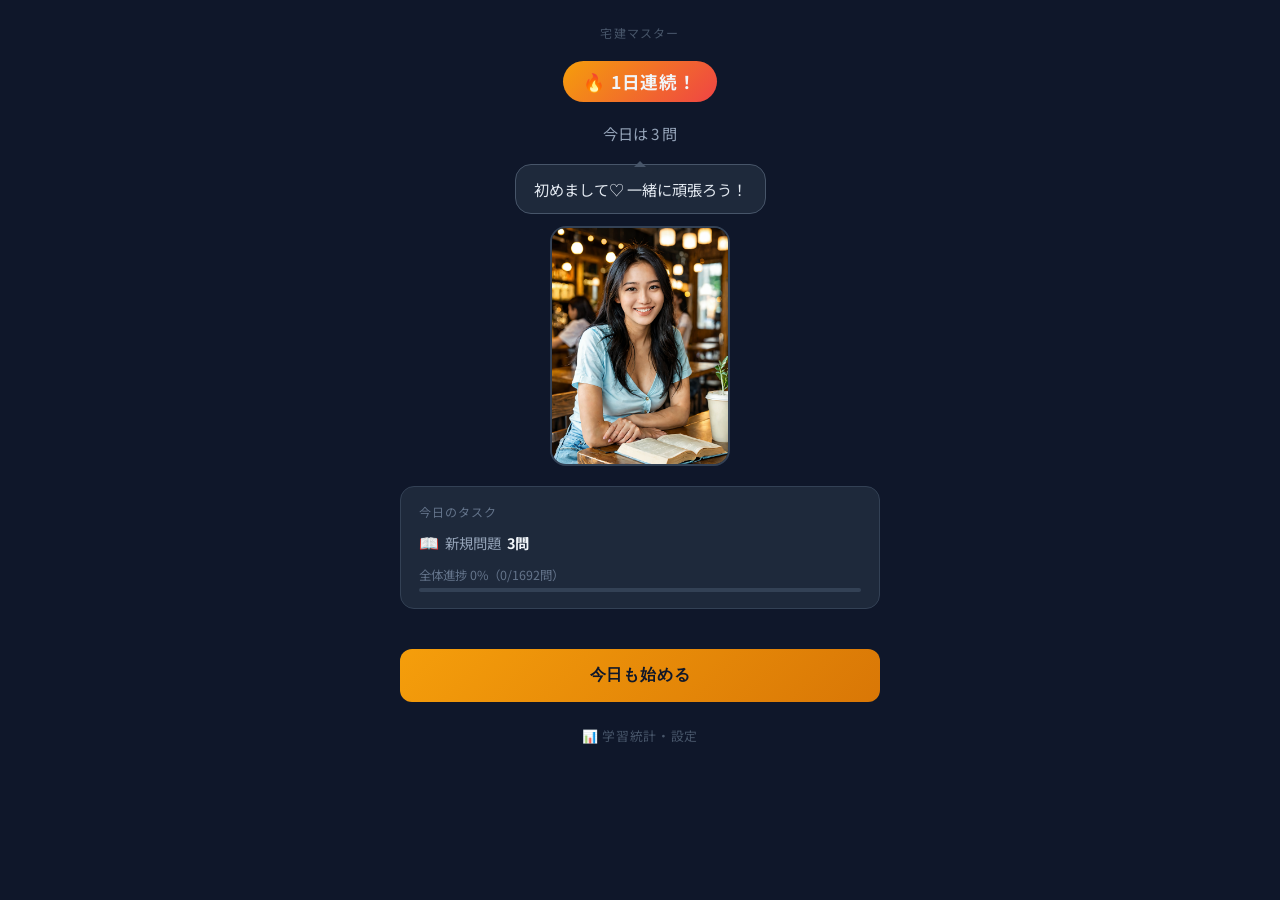
<file: index.html>
<!DOCTYPE html>
<html lang="ja">
<head>
  <meta charset="UTF-8">
  <meta name="viewport" content="width=device-width, initial-scale=1.0">
  <title>宅建マスター - 毎日3分で合格へ</title>
  <link rel="preconnect" href="https://fonts.googleapis.com">
  <link href="https://fonts.googleapis.com/css2?family=Noto+Sans+JP:wght@400;700;900&display=swap" rel="stylesheet">
  <link rel="stylesheet" href="css/style.css">
  <link rel="manifest" href="manifest.json">
  <meta name="theme-color" content="#0f172a">
  <meta name="mobile-web-app-capable" content="yes">
  <meta name="apple-mobile-web-app-capable" content="yes">
  <meta name="apple-mobile-web-app-status-bar-style" content="black-translucent">
  <meta name="apple-mobile-web-app-title" content="宅建マスター">
  <link rel="apple-touch-icon" href="images/icon-192.svg">
</head>
<body>
  <div class="container">
    <p class="page-title">宅建マスター</p>

    <!-- キャラアンロックバナー -->
    <div id="unlock-banner" class="unlock-banner" style="display:none;"></div>

    <!-- 連続日数バッジ -->
    <div id="streak-display" class="streak-badge">🔥 読み込み中...</div>

    <!-- 問題数表示 -->
    <p id="question-count" class="question-count">今日は3問</p>

    <!-- キャラエリア -->
    <div class="chara-area">
      <!-- ふきだし（画像の上に表示） -->
      <div id="chara-line" class="speech-bubble">読み込み中...</div>

      <!-- キャラ画像 -->
      <div class="chara-placeholder" id="chara-placeholder">🧑‍🎓</div>
      <img id="chara-image" class="chara-image" src="images/chara_01.png" alt="キャラクター"
           style="display:none;"
           onload="this.style.display='block'; document.getElementById('chara-placeholder').style.display='none';"
           onerror="this.style.display='none';">
    </div>

    <!-- 今日のタスクカード -->
    <div id="task-card" class="task-card" style="display:none;"></div>

    <!-- 試験カウントダウン -->
    <div id="countdown-section" class="countdown-section"></div>

    <!-- スタートボタン -->
    <button id="start-btn" class="btn btn-primary">今日も始める</button>

    <!-- 復習ボタン（間違いがある場合のみ表示） -->
    <button id="review-btn" class="btn btn-review" style="display:none;">
      📝 間違えた問題を復習
      <span id="review-count" class="review-count-badge"></span>
    </button>

    <!-- 統計リンク -->
    <a href="stats.html" class="stats-link">📊 学習統計・設定</a>
  </div>

  <script src="js/storage.js"></script>
  <script src="js/app.js"></script>
  <script src="js/push.js"></script>
</body>
</html>
</file>
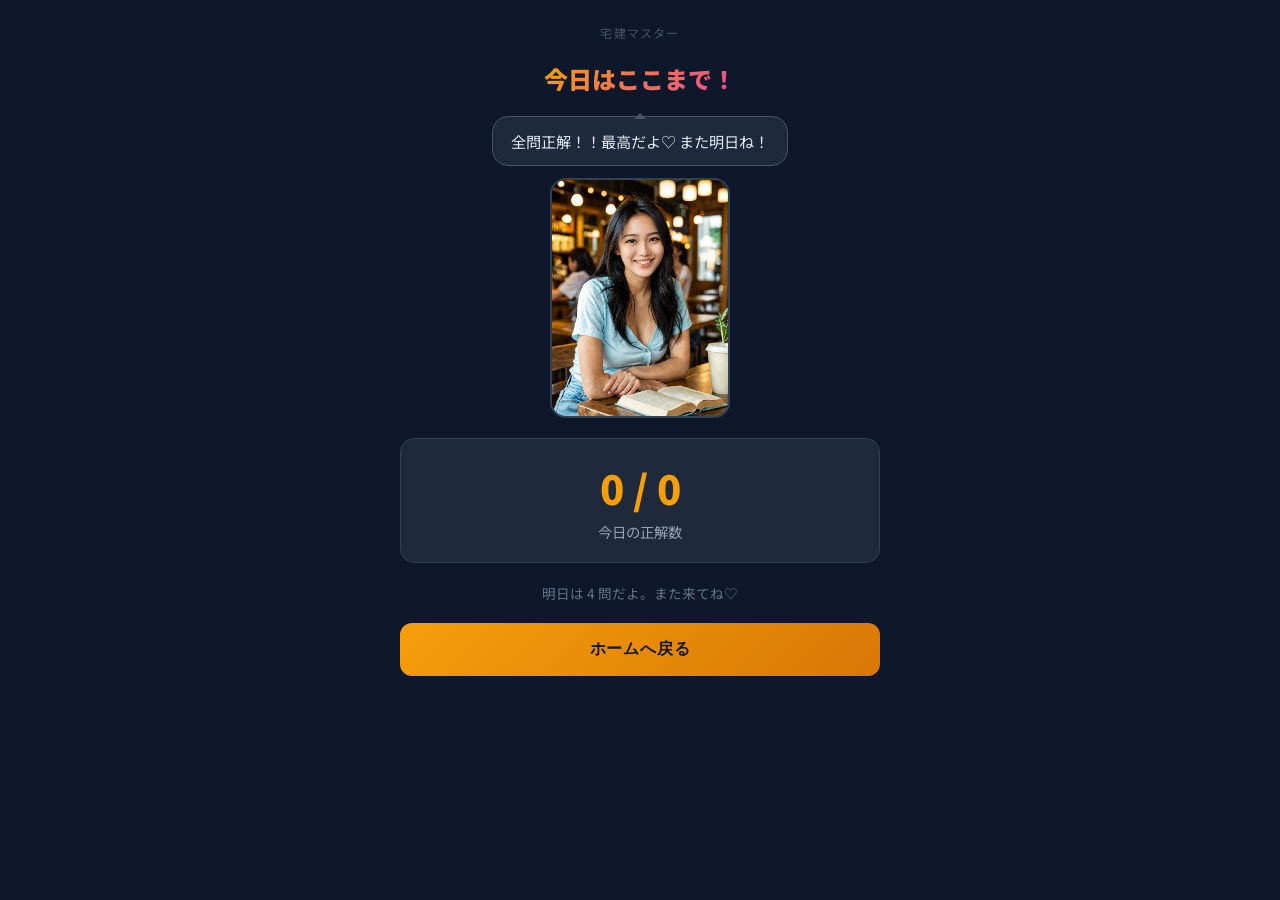
<file: complete.html>
<!DOCTYPE html>
<html lang="ja">
<head>
  <meta charset="UTF-8">
  <meta name="viewport" content="width=device-width, initial-scale=1.0">
  <title>今日はおわり - 宅建マスター</title>
  <link rel="preconnect" href="https://fonts.googleapis.com">
  <link href="https://fonts.googleapis.com/css2?family=Noto+Sans+JP:wght@400;700;900&display=swap" rel="stylesheet">
  <link rel="stylesheet" href="css/style.css">
  <link rel="manifest" href="manifest.json">
  <meta name="theme-color" content="#0f172a">
</head>
<body>
  <div class="container">
    <p class="page-title">宅建マスター</p>

    <!-- タイトル -->
    <h1 class="complete-title">今日はここまで！</h1>

    <!-- キャラエリア -->
    <div class="chara-area">
      <div id="chara-line" class="speech-bubble">また明日ね♡ 待ってるよ！</div>
      <div class="chara-placeholder" id="chara-placeholder">🧑‍🎓</div>
      <img id="chara-image" class="chara-image" src="images/chara_01.png" alt="キャラクター"
           style="display:none;"
           onload="this.style.display='block'; document.getElementById('chara-placeholder').style.display='none';"
           onerror="this.style.display='none';">
    </div>

    <!-- スコア -->
    <div class="score-display">
      <div id="score-number" class="score-number">3 / 3</div>
      <div class="score-label">今日の正解数</div>
    </div>

    <!-- 分野別サマリー -->
    <div id="field-summary" class="field-summary" style="display:none;"></div>

    <!-- 明日の予告 -->
    <p id="tomorrow-hint" class="tomorrow-hint">明日は4問だよ。また来てね♡</p>

    <!-- ホームへ -->
    <button class="btn btn-primary" onclick="window.location.href='index.html'">
      ホームへ戻る
    </button>

    <!-- デバッグ用：もう一度やる -->
    <button id="debug-retry-btn" class="btn btn-next" style="display:none;"
            onclick="window.location.href='field.html'">
      [DEBUG] もう一度やる
    </button>
  </div>

  <script src="js/storage.js"></script>
  <script>
    // ===== Confetti =====
    function launchConfetti() {
      const COLORS = ['#f59e0b','#ec4899','#4ade80','#3b82f6','#c4b5fd','#fb923c'];
      for (let i = 0; i < 60; i++) {
        const el = document.createElement('div');
        const size = 6 + Math.random() * 8;
        el.style.cssText = [
          'position:fixed',
          `left:${Math.random() * 100}vw`,
          'top:-12px',
          `width:${size}px`,
          `height:${size}px`,
          `background:${COLORS[Math.floor(Math.random() * COLORS.length)]}`,
          `border-radius:${Math.random() > 0.5 ? '50%' : '2px'}`,
          `animation:confettiFall ${1.2 + Math.random() * 1.8}s ${Math.random() * 0.8}s linear forwards`,
          'pointer-events:none',
          'z-index:9999',
        ].join(';');
        document.body.appendChild(el);
        setTimeout(() => el.remove(), 3500);
      }
    }
  </script>
  <script>
    document.addEventListener('DOMContentLoaded', () => {
      const correct = parseInt(sessionStorage.getItem('correctCount') || '0');
      const questions = JSON.parse(sessionStorage.getItem('questions') || '[]');
      const total = questions.length;

      // データ保存（通常モードのみ完了フラグを立てる）
      const completedField = sessionStorage.getItem('selectedField') || 'all';
      const isSpecialMode = completedField === 'review' || completedField === 'bookmark';

      // スコア表示
      document.getElementById('score-number').textContent = `${correct} / ${total}`;
      document.querySelector('.score-label').textContent = isSpecialMode ? 'セッション結果' : '今日の正解数';
      if (isSpecialMode) {
        document.querySelector('.complete-title').textContent =
          completedField === 'review' ? '復習おわり！' : 'ブックマーク完了！';
      }
      let data = Storage.load();
      if (!isSpecialMode) {
        data = Storage.completeToday(data, correct, total);
        Storage.save(data);
      }

      // 明日の問題数予告（特殊モードでは非表示）
      const hintEl = document.getElementById('tomorrow-hint');
      if (isSpecialMode) {
        hintEl.style.display = 'none';
      } else {
        const tomorrowCount = Storage.getTodayQuestionCount(data.streakDays + 1);
        hintEl.textContent = `明日は ${tomorrowCount} 問だよ。また来てね♡`;
      }

      // 連続日数に応じたセリフ
      const streakDays = data.streakDays;
      let line = 'また明日ね♡ 待ってるよ！';
      if (correct === total) {
        line = `全問正解！！最高だよ♡ また明日ね！`;
      } else if (correct >= total * 0.7) {
        line = `よくできたね♡ また明日も来てね！`;
      } else {
        line = `難しかったね。また明日一緒に頑張ろう♡`;
      }
      document.getElementById('chara-line').textContent = line;

      // 分野別サマリー
      const results = JSON.parse(sessionStorage.getItem('questionResults') || '[]');
      if (results.length > 0) {
        const byField = {};
        results.forEach(r => {
          if (!byField[r.field]) byField[r.field] = { correct: 0, total: 0 };
          byField[r.field].total++;
          if (r.isCorrect) byField[r.field].correct++;
        });
        const summaryEl = document.getElementById('field-summary');
        summaryEl.style.display = 'block';
        summaryEl.innerHTML = '<div class="field-summary-title">分野別結果</div>' +
          Object.entries(byField).map(([field, s]) => {
            const pct = Math.round(s.correct / s.total * 100);
            return `<div class="field-summary-row">
              <span class="field-summary-name">${field}</span>
              <span class="field-summary-score">${s.correct}/${s.total}</span>
              <div class="field-summary-bar"><div class="field-summary-fill" style="width:${pct}%"></div></div>
            </div>`;
          }).join('');
      }

      // 好成績ならconfetti発射
      if (total > 0 && correct / total >= 0.7) launchConfetti();

      // DEBUGモード時はもう一度やるボタンを表示
      if (Storage.DEBUG_MODE) {
        document.getElementById('debug-retry-btn').style.display = 'block';
      }

      // sessionStorage をクリア（次回のために）
      sessionStorage.removeItem('questions');
      sessionStorage.removeItem('currentIndex');
      sessionStorage.removeItem('correctCount');
      sessionStorage.removeItem('lastCorrect');
      sessionStorage.removeItem('lastQuestionId');
      sessionStorage.removeItem('charaLine');
      sessionStorage.removeItem('questionResults');
      sessionStorage.removeItem('lastSRSResult');
    });
  </script>
</body>
</html>
</file>
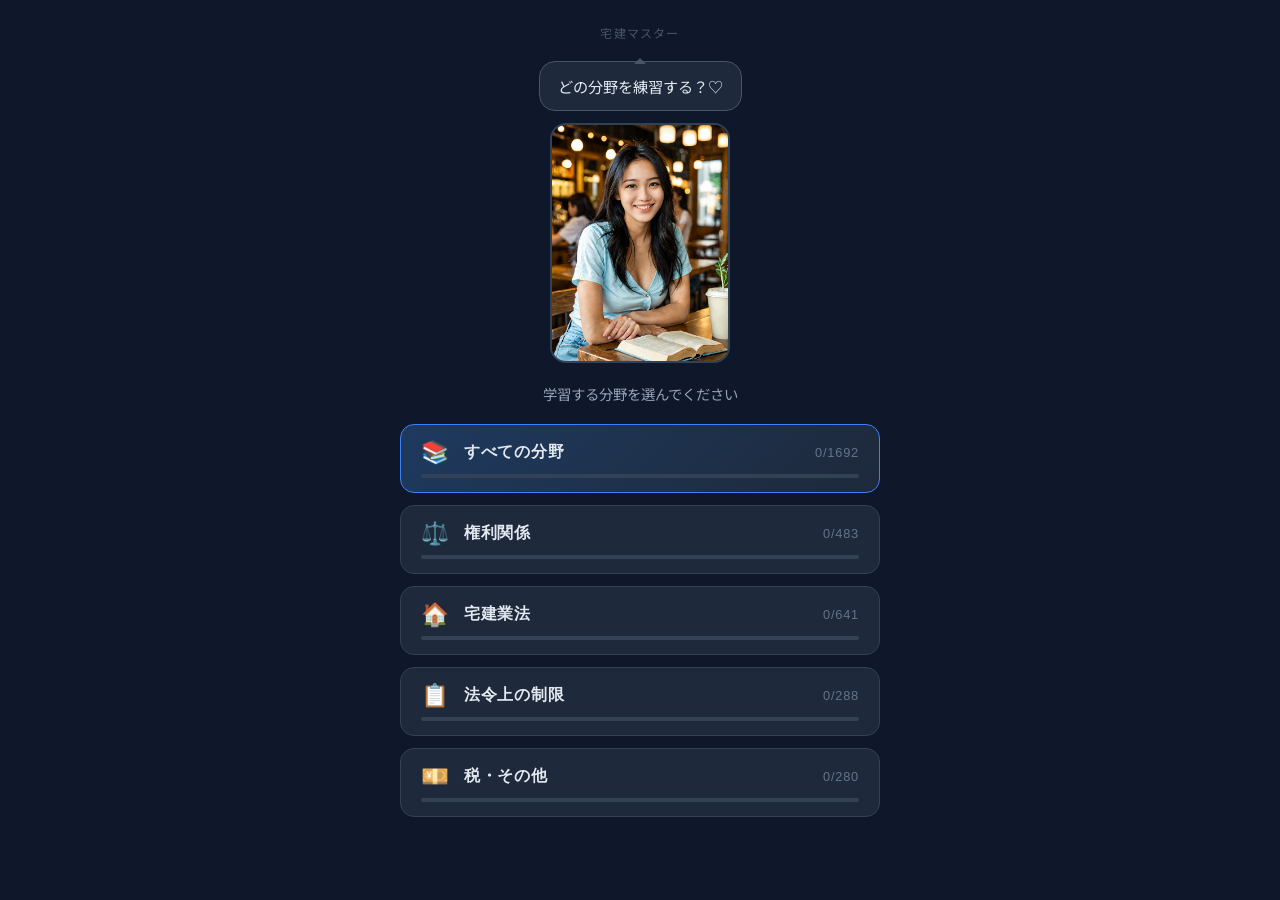
<file: field.html>
<!DOCTYPE html>
<html lang="ja">
<head>
  <meta charset="UTF-8">
  <meta name="viewport" content="width=device-width, initial-scale=1.0">
  <title>分野選択 - 宅建マスター</title>
  <link rel="preconnect" href="https://fonts.googleapis.com">
  <link href="https://fonts.googleapis.com/css2?family=Noto+Sans+JP:wght@400;700;900&display=swap" rel="stylesheet">
  <link rel="stylesheet" href="css/style.css">
  <link rel="manifest" href="manifest.json">
  <meta name="theme-color" content="#0f172a">
</head>
<body>
  <div class="container">
    <p class="page-title">宅建マスター</p>

    <!-- キャラエリア -->
    <div class="chara-area">
      <div class="speech-bubble">どの分野を練習する？♡</div>
      <div class="chara-placeholder" id="chara-placeholder">🧑‍🎓</div>
      <img id="chara-image" class="chara-image" src="images/chara_01.png" alt="キャラクター"
           style="display:none;"
           onload="this.style.display='block'; document.getElementById('chara-placeholder').style.display='none';"
           onerror="this.style.display='none';">
    </div>

    <p class="field-select-label">学習する分野を選んでください</p>

    <!-- 復習モードボタン -->
    <button id="review-btn" class="btn btn-review" data-field="review" style="display:none;">
      <span class="field-icon">📝</span>
      <span class="field-name">間違えた問題を復習</span>
      <span class="field-count" id="count-review">0 問</span>
    </button>

    <!-- ブックマークモードボタン -->
    <button id="bookmark-mode-btn" class="btn btn-bookmark-mode" data-field="bookmark" style="display:none;">
      <span class="field-icon">⭐</span>
      <span class="field-name">ブックマークした問題</span>
      <span class="field-count" id="count-bookmark">0 問</span>
    </button>

    <!-- 分野ボタン -->
    <div id="field-buttons" class="field-buttons">
      <button class="btn btn-field btn-field-all" data-field="all">
        <div class="field-btn-main">
          <span class="field-icon">📚</span>
          <span class="field-name">すべての分野</span>
          <span class="field-count" id="count-all">-- 問</span>
        </div>
        <div class="field-progress-bar"><div class="field-progress-fill" id="prog-all"></div></div>
      </button>
      <button class="btn btn-field" data-field="権利関係">
        <div class="field-btn-main">
          <span class="field-icon">⚖️</span>
          <span class="field-name">権利関係</span>
          <span class="field-count" id="count-権利関係">-- 問</span>
        </div>
        <div class="field-progress-bar"><div class="field-progress-fill" id="prog-権利関係"></div></div>
      </button>
      <button class="btn btn-field" data-field="宅建業法">
        <div class="field-btn-main">
          <span class="field-icon">🏠</span>
          <span class="field-name">宅建業法</span>
          <span class="field-count" id="count-宅建業法">-- 問</span>
        </div>
        <div class="field-progress-bar"><div class="field-progress-fill" id="prog-宅建業法"></div></div>
      </button>
      <button class="btn btn-field" data-field="法令上の制限">
        <div class="field-btn-main">
          <span class="field-icon">📋</span>
          <span class="field-name">法令上の制限</span>
          <span class="field-count" id="count-法令上の制限">-- 問</span>
        </div>
        <div class="field-progress-bar"><div class="field-progress-fill" id="prog-法令上の制限"></div></div>
      </button>
      <button class="btn btn-field" data-field="税・その他">
        <div class="field-btn-main">
          <span class="field-icon">💴</span>
          <span class="field-name">税・その他</span>
          <span class="field-count" id="count-税・その他">-- 問</span>
        </div>
        <div class="field-progress-bar"><div class="field-progress-fill" id="prog-税・その他"></div></div>
      </button>
    </div>
  </div>

  <script src="js/storage.js"></script>
  <script>
    const FIELDS = ['権利関係', '宅建業法', '法令上の制限', '税・その他'];

    // カード数を非同期で取得して表示
    async function loadCounts() {
      try {
        const res = await fetch('data/takken_cards.json');
        const cards = await res.json();

        const counts = { all: 0 };
        FIELDS.forEach(f => counts[f] = 0);
        cards.forEach(c => {
          counts.all++;
          if (counts[c.field] !== undefined) counts[c.field]++;
        });

        // 進捗を表示
        const allFields = ['all', ...FIELDS];
        allFields.forEach(f => {
          const total = f === 'all' ? counts.all : counts[f];
          const prog  = Storage.getFieldProgress(f);
          const seen  = prog.seen.length;
          const lap   = prog.lap;
          const pct   = total > 0 ? Math.round(seen / total * 100) : 0;

          const countEl = document.getElementById(`count-${f}`);
          if (countEl) {
            countEl.textContent = lap > 1
              ? `${pct}% (${lap}周目)`
              : `${seen}/${total}`;
          }
          const fillEl = document.getElementById(`prog-${f}`);
          if (fillEl) fillEl.style.width = `${pct}%`;
        });

        // カードをキャッシュ
        sessionStorage.setItem('allCards', JSON.stringify(cards));
      } catch (e) {
        console.error('カード読み込み失敗:', e);
      }
    }

    // 復習モードボタンの表示
    const dueCount   = Storage.getDueCards().length;
    const totalWrong = Storage.getWrongCards().length;
    const reviewBtn  = document.getElementById('review-btn');
    if (totalWrong > 0) {
      reviewBtn.style.display = 'flex';
      const countEl = document.getElementById('count-review');
      if (dueCount > 0) {
        countEl.textContent = `今日 ${dueCount}問`;
        countEl.style.color = '#4ade80';
      } else {
        countEl.textContent = `待機中 ${totalWrong}問`;
        countEl.style.color = '#64748b';
        reviewBtn.disabled = true;
        reviewBtn.style.opacity = '0.5';
      }
    }

    // ブックマークモードボタンの表示
    const bookmarkCount = Storage.getBookmarks().length;
    const bookmarkModeBtn = document.getElementById('bookmark-mode-btn');
    if (bookmarkCount > 0) {
      bookmarkModeBtn.style.display = 'flex';
      document.getElementById('count-bookmark').textContent = `${bookmarkCount}問`;
    }

    // 分野選択（復習・ブックマークボタン含む）
    document.querySelectorAll('.btn-field, #review-btn, #bookmark-mode-btn').forEach(btn => {
      btn.onclick = () => {
        const field = btn.dataset.field;
        const data = Storage.load();
        const questionCount = Storage.getTodayQuestionCount(data.streakDays);

        sessionStorage.setItem('selectedField', field);
        sessionStorage.setItem('questionCount', questionCount);
        sessionStorage.setItem('currentIndex', 0);
        sessionStorage.setItem('correctCount', 0);
        // 問題リスト・前セッション残留データをクリア
        sessionStorage.removeItem('questions');
        sessionStorage.removeItem('questionResults');

        window.location.href = 'quiz.html';
      };
    });

    loadCounts();
  </script>
</body>
</html>
</file>
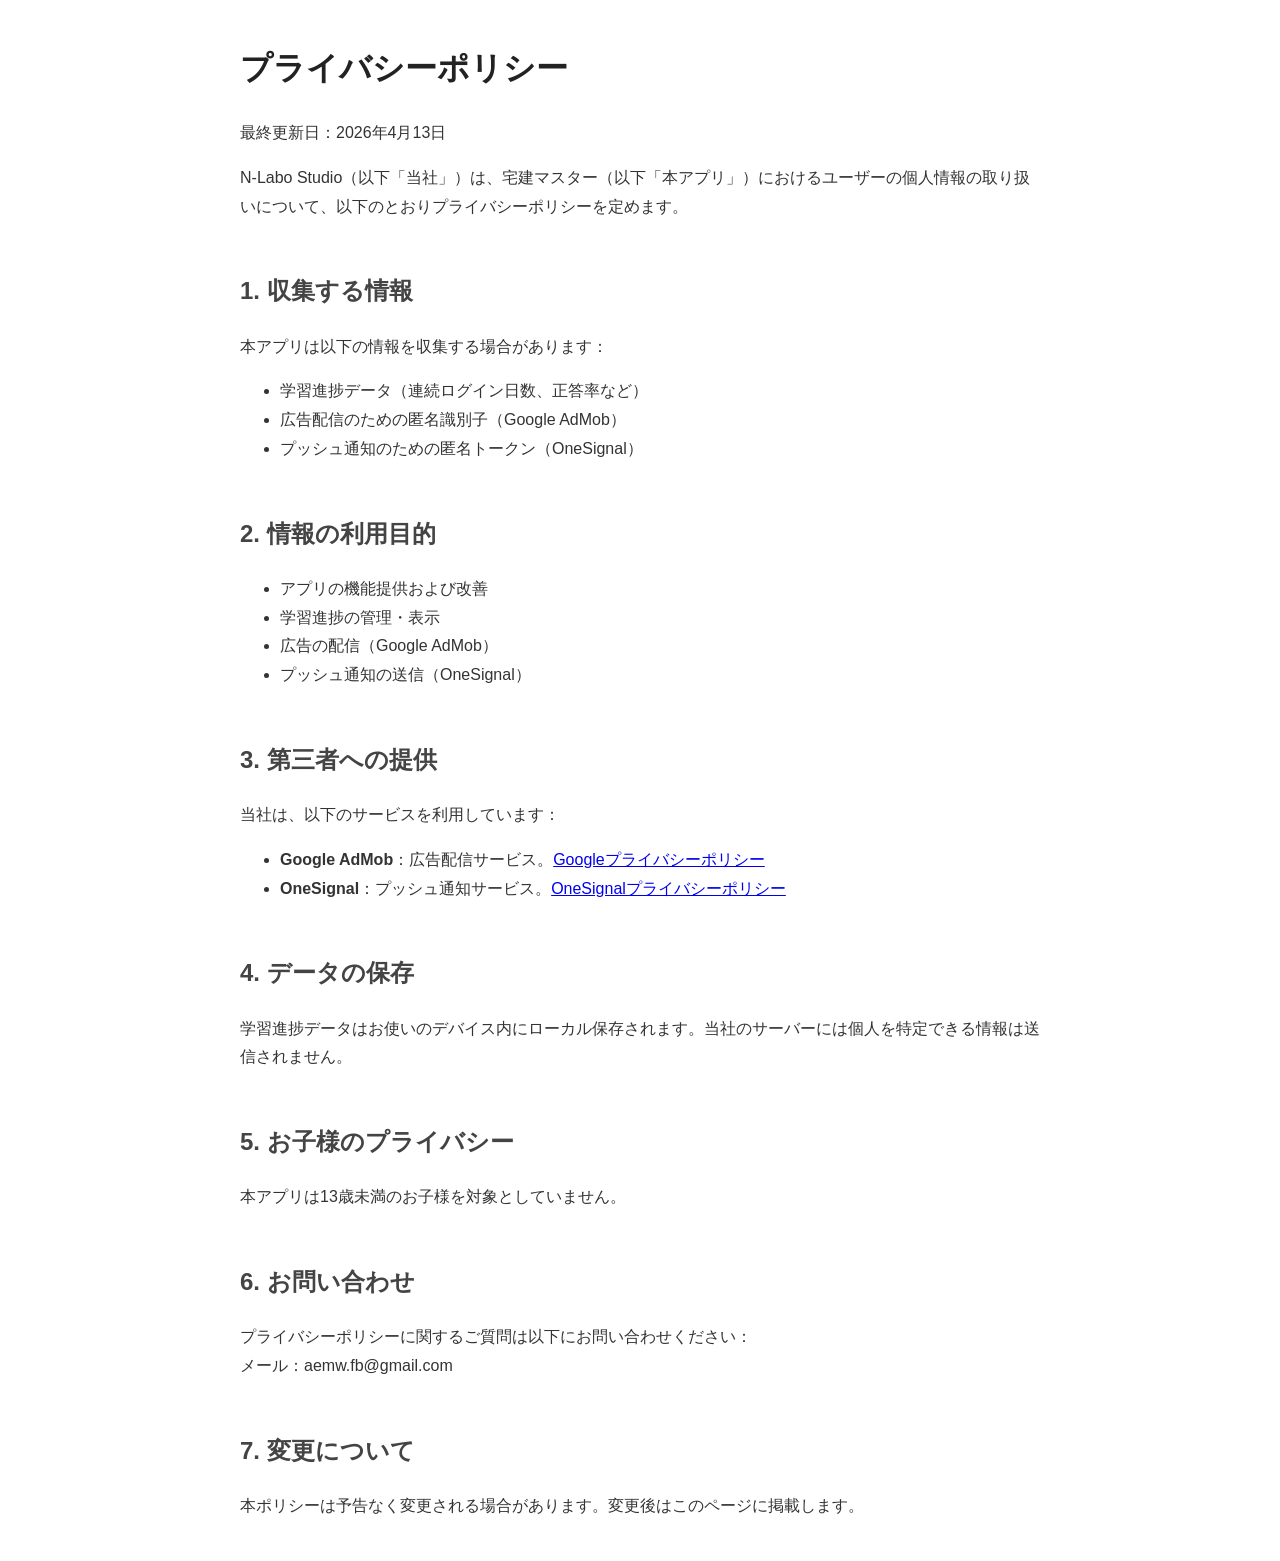
<file: privacy-policy.html>
<!DOCTYPE html>
<html lang="ja">
<head>
<meta charset="UTF-8">
<meta name="viewport" content="width=device-width, initial-scale=1.0">
<title>プライバシーポリシー - 宅建マスター</title>
<style>
  body { font-family: sans-serif; max-width: 800px; margin: 40px auto; padding: 0 20px; line-height: 1.8; color: #333; }
  h1 { color: #222; }
  h2 { color: #444; margin-top: 2em; }
</style>
</head>
<body>
<h1>プライバシーポリシー</h1>
<p>最終更新日：2026年4月13日</p>

<p>N-Labo Studio（以下「当社」）は、宅建マスター（以下「本アプリ」）におけるユーザーの個人情報の取り扱いについて、以下のとおりプライバシーポリシーを定めます。</p>

<h2>1. 収集する情報</h2>
<p>本アプリは以下の情報を収集する場合があります：</p>
<ul>
  <li>学習進捗データ（連続ログイン日数、正答率など）</li>
  <li>広告配信のための匿名識別子（Google AdMob）</li>
  <li>プッシュ通知のための匿名トークン（OneSignal）</li>
</ul>

<h2>2. 情報の利用目的</h2>
<ul>
  <li>アプリの機能提供および改善</li>
  <li>学習進捗の管理・表示</li>
  <li>広告の配信（Google AdMob）</li>
  <li>プッシュ通知の送信（OneSignal）</li>
</ul>

<h2>3. 第三者への提供</h2>
<p>当社は、以下のサービスを利用しています：</p>
<ul>
  <li><strong>Google AdMob</strong>：広告配信サービス。<a href="https://policies.google.com/privacy">Googleプライバシーポリシー</a></li>
  <li><strong>OneSignal</strong>：プッシュ通知サービス。<a href="https://onesignal.com/privacy_policy">OneSignalプライバシーポリシー</a></li>
</ul>

<h2>4. データの保存</h2>
<p>学習進捗データはお使いのデバイス内にローカル保存されます。当社のサーバーには個人を特定できる情報は送信されません。</p>

<h2>5. お子様のプライバシー</h2>
<p>本アプリは13歳未満のお子様を対象としていません。</p>

<h2>6. お問い合わせ</h2>
<p>プライバシーポリシーに関するご質問は以下にお問い合わせください：<br>
メール：aemw.fb@gmail.com</p>

<h2>7. 変更について</h2>
<p>本ポリシーは予告なく変更される場合があります。変更後はこのページに掲載します。</p>
</body>
</html>
</file>
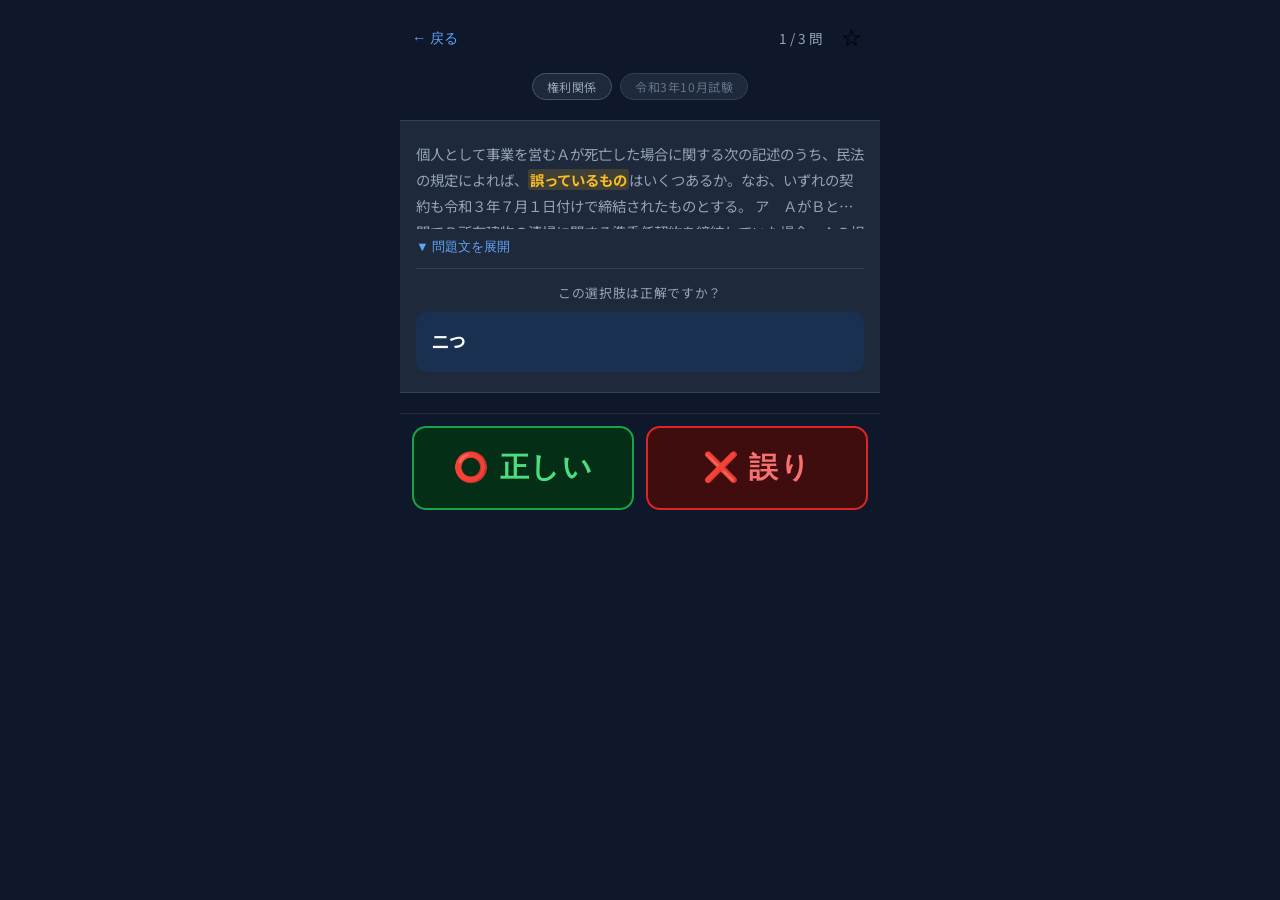
<file: quiz.html>
<!DOCTYPE html>
<html lang="ja">
<head>
  <meta charset="UTF-8">
  <meta name="viewport" content="width=device-width, initial-scale=1.0">
  <title>問題 - 宅建マスター</title>
  <link rel="preconnect" href="https://fonts.googleapis.com">
  <link href="https://fonts.googleapis.com/css2?family=Noto+Sans+JP:wght@400;700;900&display=swap" rel="stylesheet">
  <link rel="stylesheet" href="css/style.css">
  <link rel="manifest" href="manifest.json">
  <meta name="theme-color" content="#0f172a">
</head>
<body>
  <div class="container">
    <div class="top-bar">
      <button class="back-btn" onclick="window.location.href='field.html'">← 戻る</button>
      <p id="progress" class="progress-text">1 / 3 問</p>
      <button id="bookmark-btn" class="bookmark-btn" title="ブックマーク">☆</button>
    </div>

    <!-- 周回完了バナー -->
    <div id="lap-banner" class="lap-banner" style="display:none;"></div>

    <!-- 分野・出典バッジ -->
    <div class="badge-row">
      <div id="field-badge" class="field-badge"></div>
      <div id="year-badge" class="year-badge"></div>
    </div>

    <!-- 問題カード -->
    <div class="question-card">
      <div id="question-context" class="question-context collapsed">読み込み中...</div>
      <button id="expand-btn" class="expand-btn">▼ 問題文を展開</button>
      <div class="choice-divider">この選択肢は正解ですか？</div>
      <div id="choice-text" class="choice-text"></div>
    </div>

    <!-- ○×ボタン（画面下固定） -->
    <div class="ox-buttons">
      <button id="btn-true" class="btn btn-ox btn-true">⭕ 正しい</button>
      <button id="btn-false" class="btn btn-ox btn-false">❌ 誤り</button>
    </div>
  </div>

  <script src="js/storage.js"></script>
  <script src="js/quiz.js"></script>
</body>
</html>
</file>
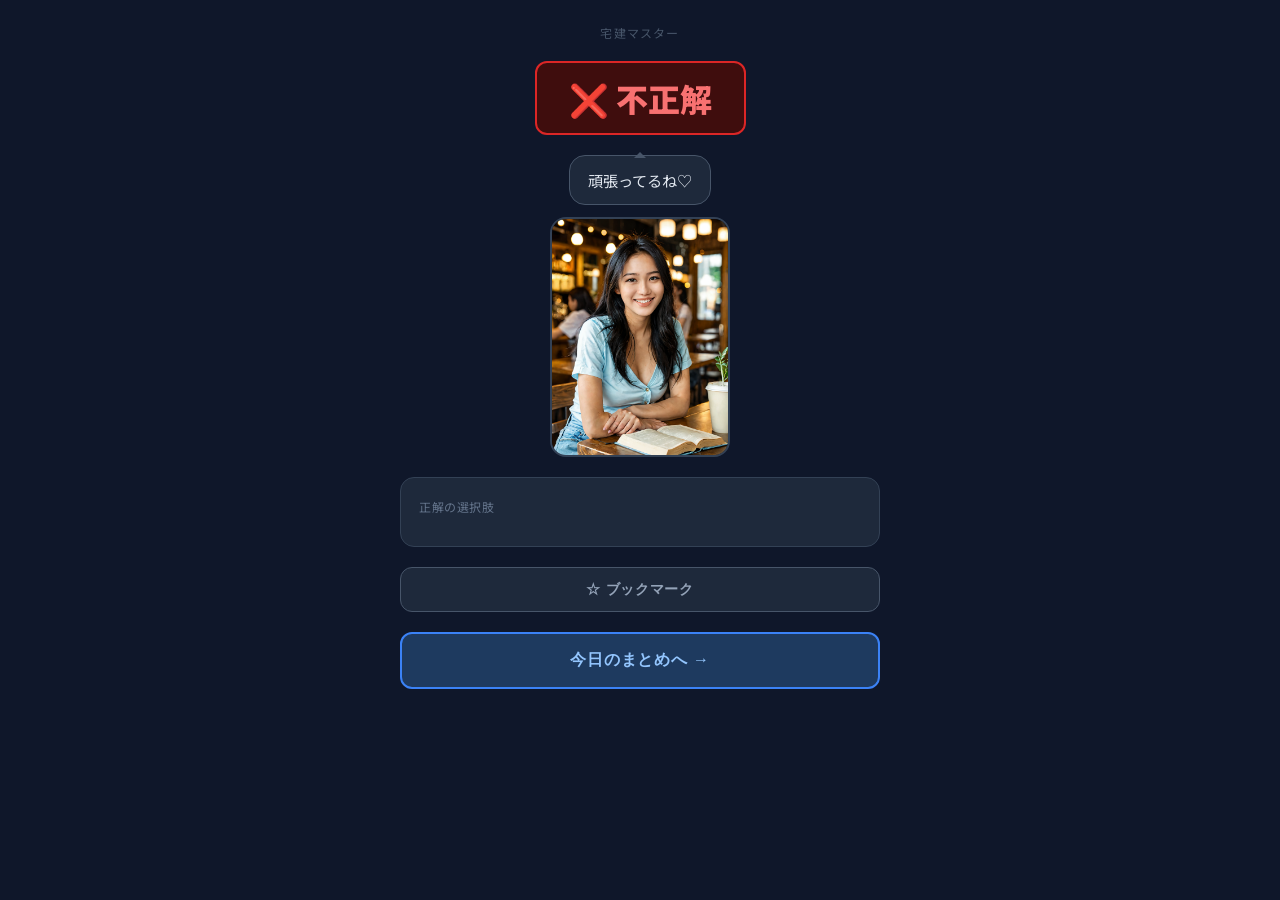
<file: result.html>
<!DOCTYPE html>
<html lang="ja">
<head>
  <meta charset="UTF-8">
  <meta name="viewport" content="width=device-width, initial-scale=1.0">
  <title>解説 - 宅建マスター</title>
  <link rel="preconnect" href="https://fonts.googleapis.com">
  <link href="https://fonts.googleapis.com/css2?family=Noto+Sans+JP:wght@400;700;900&display=swap" rel="stylesheet">
  <link rel="stylesheet" href="css/style.css">
  <link rel="manifest" href="manifest.json">
  <meta name="theme-color" content="#0f172a">
</head>
<body>
  <div class="container">
    <p class="page-title">宅建マスター</p>

    <!-- 正誤バナー -->
    <div id="result-banner" class="result-banner result-correct">⭕ 正解！</div>

    <!-- キャラエリア -->
    <div class="chara-area">
      <div id="chara-line" class="speech-bubble">よく頑張ったね♡</div>
      <div class="chara-placeholder" id="chara-placeholder">🧑‍🎓</div>
      <img id="chara-image" class="chara-image" src="images/chara_01.png" alt="キャラクター"
           style="display:none;"
           onload="this.style.display='block'; document.getElementById('chara-placeholder').style.display='none';"
           onerror="this.style.display='none';">
    </div>

    <!-- SRSフィードバック（復習モード時） -->
    <div id="srs-feedback" class="srs-feedback" style="display:none;"></div>

    <!-- 解説カード -->
    <div id="explanation" class="explanation-card">
      <div class="explanation-label">正解の選択肢</div>
      <div id="correct-choice" class="correct-choice-text"></div>
      <div id="question-meta" class="question-meta"></div>
      <div id="legacy-note" class="legacy-note" style="display:none;"></div>
    </div>

    <!-- ブックマークボタン -->
    <button id="result-bookmark-btn" class="btn result-bookmark-btn">
      <span id="result-bookmark-icon">☆</span> ブックマーク
    </button>

    <!-- 次へボタン -->
    <button id="next-btn" class="btn btn-next">
      次の問題へ →
    </button>
  </div>

  <script src="js/storage.js"></script>
  <script>
    document.addEventListener('DOMContentLoaded', () => {
      const isCorrect    = sessionStorage.getItem('lastCorrect') === '1';
      const questionId   = sessionStorage.getItem('lastQuestionId');
      const charaLine    = sessionStorage.getItem('charaLine') || '頑張ってるね♡';
      const currentIndex = parseInt(sessionStorage.getItem('currentIndex') || '1');
      const questions    = JSON.parse(sessionStorage.getItem('questions') || '[]');

      // 正誤バナー
      const banner = document.getElementById('result-banner');
      if (isCorrect) {
        banner.textContent = '⭕ 正解！';
        banner.className = 'result-banner result-correct';
      } else {
        banner.textContent = '❌ 不正解';
        banner.className = 'result-banner result-wrong';
      }

      // キャラセリフ
      document.getElementById('chara-line').textContent = charaLine;

      // SRSフィードバック
      const srsRaw = sessionStorage.getItem('lastSRSResult');
      if (srsRaw) {
        const srs = JSON.parse(srsRaw);
        const el = document.getElementById('srs-feedback');
        el.style.display = 'block';
        if (srs.mastered) {
          el.innerHTML = '🎓 <strong>マスター達成！</strong> 復習リストから卒業しました';
          el.className = 'srs-feedback srs-mastered';
        } else if (isCorrect) {
          const dots = Array.from({length: Storage.MASTERED_LEVEL}, (_, i) =>
            `<span class="srs-dot ${i < srs.level ? 'filled' : ''}"></span>`
          ).join('');
          const dateStr = srs.nextReview.replace(/(\d{4})-(\d{2})-(\d{2})/, '$2月$3日');
          el.innerHTML = `次回: <strong>${dateStr}</strong> &nbsp;${dots}`;
          el.className = 'srs-feedback srs-correct';
        } else {
          el.innerHTML = '🔁 レベルリセット。<strong>今日中にもう一度確認しよう！</strong>';
          el.className = 'srs-feedback srs-wrong';
        }
      }

      // 解説（正解の選択肢 + 問題メタ情報）
      const q = questions.find(card => card.id === questionId);
      if (q) {
        document.getElementById('correct-choice').textContent = q.correct_choice;
        document.getElementById('question-meta').textContent =
          `${q.year} / ${q.field}`;

        // 旧法注記
        if (q.legacy_note) {
          const el = document.getElementById('legacy-note');
          el.textContent = '⚠️ ' + q.legacy_note;
          el.style.display = 'block';
        }
      }

      // ブックマークボタン
      const bookmarkBtn  = document.getElementById('result-bookmark-btn');
      const bookmarkIcon = document.getElementById('result-bookmark-icon');
      if (questionId) {
        const update = () => {
          const marked = Storage.isBookmarked(questionId);
          bookmarkIcon.textContent = marked ? '⭐' : '☆';
          bookmarkBtn.classList.toggle('result-bookmark-active', marked);
        };
        update();
        bookmarkBtn.onclick = () => { Storage.toggleBookmark(questionId); update(); };
      }

      // 次へボタン
      const nextBtn = document.getElementById('next-btn');
      const remaining    = questions.length - currentIndex;
      const selectedField = sessionStorage.getItem('selectedField') || 'all';
      const isSpecial     = selectedField === 'review' || selectedField === 'bookmark';
      if (remaining <= 0) {
        nextBtn.textContent = isSpecial ? '結果を見る →' : '今日のまとめへ →';
        nextBtn.onclick = () => window.location.href = 'complete.html';
      } else {
        nextBtn.textContent = `次の問題へ（残り${remaining}問） →`;
        nextBtn.onclick = () => window.location.href = 'quiz.html';
      }
    });
  </script>
</body>
</html>
</file>
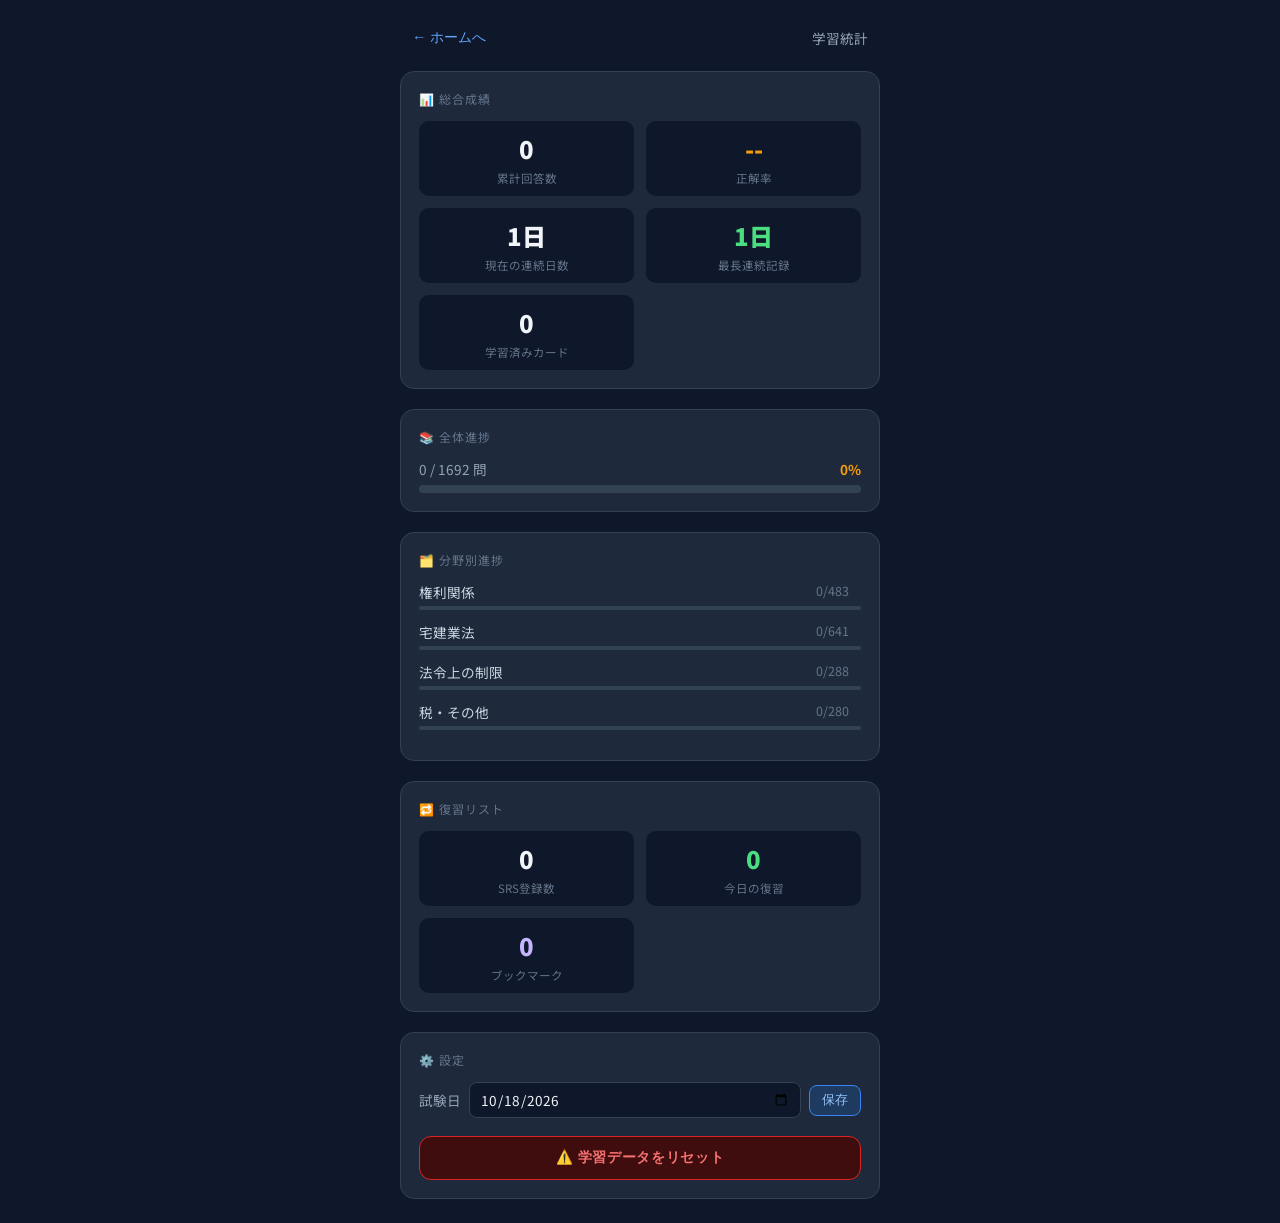
<file: stats.html>
<!DOCTYPE html>
<html lang="ja">
<head>
  <meta charset="UTF-8">
  <meta name="viewport" content="width=device-width, initial-scale=1.0">
  <title>学習統計 - 宅建マスター</title>
  <link rel="preconnect" href="https://fonts.googleapis.com">
  <link href="https://fonts.googleapis.com/css2?family=Noto+Sans+JP:wght@400;700;900&display=swap" rel="stylesheet">
  <link rel="stylesheet" href="css/style.css">
  <link rel="manifest" href="manifest.json">
  <meta name="theme-color" content="#0f172a">
</head>
<body>
  <div class="container">
    <div class="top-bar">
      <button class="back-btn" onclick="window.location.href='index.html'">← ホームへ</button>
      <p class="progress-text" style="font-size:0.85rem;">学習統計</p>
    </div>

    <!-- 総合スコア -->
    <div class="stats-card">
      <div class="stats-card-title">📊 総合成績</div>
      <div class="stats-grid">
        <div class="stats-item">
          <div class="stats-value" id="total-answered">0</div>
          <div class="stats-label">累計回答数</div>
        </div>
        <div class="stats-item">
          <div class="stats-value accent" id="accuracy">0%</div>
          <div class="stats-label">正解率</div>
        </div>
        <div class="stats-item">
          <div class="stats-value" id="streak-days">0日</div>
          <div class="stats-label">現在の連続日数</div>
        </div>
        <div class="stats-item">
          <div class="stats-value accent-green" id="max-streak">0日</div>
          <div class="stats-label">最長連続記録</div>
        </div>
        <div class="stats-item">
          <div class="stats-value" id="seen-count">0</div>
          <div class="stats-label">学習済みカード</div>
        </div>
      </div>
    </div>

    <!-- 全体進捗 -->
    <div class="stats-card">
      <div class="stats-card-title">📚 全体進捗</div>
      <div class="stats-progress-row">
        <span class="stats-progress-label" id="overall-label">0 / 1692 問</span>
        <span class="stats-progress-pct" id="overall-pct">0%</span>
      </div>
      <div class="task-progress-bar" style="height:8px;">
        <div class="task-progress-fill" id="overall-fill" style="width:0%"></div>
      </div>
    </div>

    <!-- 分野別進捗 -->
    <div class="stats-card">
      <div class="stats-card-title">🗂️ 分野別進捗</div>
      <div id="field-stats"></div>
    </div>

    <!-- SRS状況 -->
    <div class="stats-card">
      <div class="stats-card-title">🔁 復習リスト</div>
      <div class="stats-grid">
        <div class="stats-item">
          <div class="stats-value" id="srs-total">0</div>
          <div class="stats-label">SRS登録数</div>
        </div>
        <div class="stats-item">
          <div class="stats-value accent-green" id="srs-due">0</div>
          <div class="stats-label">今日の復習</div>
        </div>
        <div class="stats-item">
          <div class="stats-value accent-purple" id="bookmarks">0</div>
          <div class="stats-label">ブックマーク</div>
        </div>
      </div>
    </div>

    <!-- 設定 -->
    <div class="stats-card">
      <div class="stats-card-title">⚙️ 設定</div>

      <div class="settings-row">
        <label class="settings-label">試験日</label>
        <input type="date" id="exam-date-input" class="settings-input">
        <button id="save-date-btn" class="settings-btn">保存</button>
      </div>

      <button id="reset-btn" class="btn settings-reset-btn">
        ⚠️ 学習データをリセット
      </button>
    </div>
  </div>

  <script src="js/storage.js"></script>
  <script>
    const FIELDS      = ['権利関係', '宅建業法', '法令上の制限', '税・その他'];
    const TOTAL_CARDS = Storage.TOTAL_CARDS;

    async function getFieldTotals() {
      // sessionStorage キャッシュ優先
      const cached = sessionStorage.getItem('allCards');
      const cards  = cached ? JSON.parse(cached)
        : await (await fetch('data/takken_cards.json')).json();
      if (!cached) sessionStorage.setItem('allCards', JSON.stringify(cards));
      const totals = {};
      FIELDS.forEach(f => totals[f] = 0);
      cards.forEach(c => { if (totals[c.field] !== undefined) totals[c.field]++; });
      return totals;
    }

    async function init() {
      const data       = Storage.load();
      const seenCount  = Storage.getSeenCount();
      const totalAnswered = data.totalAnswered || 0;
      const totalCorrect  = data.totalCorrect  || 0;
      const accuracy = totalAnswered > 0
        ? Math.round(totalCorrect / totalAnswered * 100) + '%'
        : '--';

      // 総合スコア
      document.getElementById('total-answered').textContent = totalAnswered.toLocaleString();
      document.getElementById('accuracy').textContent       = accuracy;
      document.getElementById('streak-days').textContent    = `${data.streakDays || 0}日`;
      document.getElementById('max-streak').textContent     = `${Storage.getMaxStreak()}日`;
      document.getElementById('seen-count').textContent     = seenCount.toLocaleString();

      // 全体進捗
      const overallPct = Math.round(seenCount / TOTAL_CARDS * 100);
      document.getElementById('overall-label').textContent = `${seenCount} / ${TOTAL_CARDS} 問`;
      document.getElementById('overall-pct').textContent   = `${overallPct}%`;
      document.getElementById('overall-fill').style.width  = `${overallPct}%`;

      // 分野別進捗（実データから集計）
      const FIELD_TOTALS = await getFieldTotals();
      const fieldStatsEl = document.getElementById('field-stats');
      fieldStatsEl.innerHTML = FIELDS.map(f => {
        const prog  = Storage.getFieldProgress(f);
        const seen  = prog.seen.length;
        const total = FIELD_TOTALS[f] || 1;
        const pct   = Math.round(seen / total * 100);
        const lap   = prog.lap;
        return `<div class="field-stat-row">
          <div class="field-stat-header">
            <span class="field-stat-name">${f}</span>
            <span class="field-stat-value">${seen}/${total}　${lap > 1 ? `${lap}周目` : ''}</span>
          </div>
          <div class="task-progress-bar">
            <div class="task-progress-fill" style="width:${pct}%"></div>
          </div>
        </div>`;
      }).join('');

      // SRS
      document.getElementById('srs-total').textContent    = Storage.getWrongCards().length;
      document.getElementById('srs-due').textContent      = Storage.getDueCards().length;
      document.getElementById('bookmarks').textContent    = Storage.getBookmarks().length;

      // 設定：試験日
      const savedDate = localStorage.getItem('examDate') || '2026-10-18';
      document.getElementById('exam-date-input').value = savedDate;
    }

    // 試験日保存
    document.getElementById('save-date-btn').onclick = () => {
      const val = document.getElementById('exam-date-input').value;
      if (val) {
        localStorage.setItem('examDate', val);
        document.getElementById('save-date-btn').textContent = '✅ 保存済';
        setTimeout(() => document.getElementById('save-date-btn').textContent = '保存', 1500);
      }
    };

    // データリセット
    document.getElementById('reset-btn').onclick = () => {
      if (!confirm('学習データをすべてリセットします。\n連続日数・進捗・SRS・ブックマークが消えます。\nよろしいですか？')) return;
      localStorage.removeItem(Storage.KEY);
      sessionStorage.clear();
      alert('リセットしました。');
      window.location.href = 'index.html';
    };

    init();
  </script>
</body>
</html>
</file>
<file: css/style.css>
/* style.css - 資格勉強アプリ共通スタイル */

/* ===== リセット・ベース ===== */
* {
  margin: 0;
  padding: 0;
  box-sizing: border-box;
}

body {
  font-family: 'Noto Sans JP', 'Hiragino Kaku Gothic ProN', sans-serif;
  background: #0f172a;
  color: #f1f5f9;
  min-height: 100vh;
  display: flex;
  flex-direction: column;
  align-items: center;
}

/* ===== ページフェードイン ===== */
@keyframes pageIn {
  from { opacity: 0; transform: translateY(10px); }
  to   { opacity: 1; transform: translateY(0); }
}

/* ===== Confetti ===== */
@keyframes confettiFall {
  0%   { transform: translateY(0)    rotate(0deg);   opacity: 1; }
  100% { transform: translateY(105vh) rotate(720deg); opacity: 0; }
}

/* ===== コンテナ ===== */
.container {
  width: 100%;
  max-width: 480px;
  min-height: 100vh;
  padding: 24px 0;
  display: flex;
  flex-direction: column;
  align-items: center;
  gap: 20px;
  animation: pageIn 0.25s ease-out;
}

/* ===== キャラアンロックバナー ===== */
@keyframes unlockPop {
  0%   { opacity: 0; transform: scale(0.8) translateY(-8px); }
  60%  { opacity: 1; transform: scale(1.05) translateY(0); }
  100% { opacity: 1; transform: scale(1) translateY(0); }
}

.unlock-banner {
  width: 100%;
  padding: 14px 20px;
  background: linear-gradient(135deg, #1a1a2e, #2e1065);
  border: 2px solid #7c3aed;
  border-radius: 14px;
  color: #e9d5ff;
  font-weight: 700;
  font-size: 1rem;
  text-align: center;
  animation: unlockPop 0.4s ease-out;
  letter-spacing: 0.03em;
}

/* ===== 連続日数バッジ ===== */
.streak-badge {
  background: linear-gradient(135deg, #f59e0b, #ef4444);
  padding: 8px 20px;
  border-radius: 999px;
  font-size: 1.1rem;
  font-weight: 700;
  letter-spacing: 0.05em;
}

/* ===== 問題数表示 ===== */
.question-count {
  color: #94a3b8;
  font-size: 0.95rem;
}

/* ===== キャラエリア ===== */
.chara-area {
  display: flex;
  flex-direction: column;
  align-items: center;
  gap: 12px;
  width: 100%;
}

.chara-image {
  width: 180px;
  height: 240px;
  object-fit: cover;
  border-radius: 16px;
  border: 2px solid #334155;
}

.chara-placeholder {
  width: 180px;
  height: 240px;
  border-radius: 16px;
  background: linear-gradient(160deg, #1e293b, #334155);
  border: 2px solid #475569;
  display: flex;
  align-items: center;
  justify-content: center;
  font-size: 3rem;
}

/* ===== ふきだし ===== */
.speech-bubble {
  background: #1e293b;
  border: 1px solid #475569;
  border-radius: 16px;
  padding: 12px 18px;
  font-size: 0.95rem;
  line-height: 1.6;
  color: #e2e8f0;
  position: relative;
  max-width: 90%;
  text-align: center;
}

.speech-bubble::after {
  content: '';
  position: absolute;
  top: -10px;
  left: 50%;
  transform: translateX(-50%);
  border: 6px solid transparent;
  border-bottom-color: #475569;
}

/* ===== ボタン ===== */
.btn {
  width: 100%;
  max-width: 100%;
  padding: 16px;
  border: none;
  border-radius: 12px;
  font-size: 1rem;
  font-weight: 700;
  cursor: pointer;
  transition: transform 0.1s, opacity 0.2s;
  letter-spacing: 0.05em;
}

.btn:active {
  transform: scale(0.97);
}

.btn-primary {
  background: linear-gradient(135deg, #f59e0b, #d97706);
  color: #0f172a;
}

.btn-primary:hover {
  opacity: 0.9;
}

.btn-disabled {
  background: #334155;
  color: #64748b;
  cursor: not-allowed;
}

.btn-ox {
  flex: 1;
  padding: 20px;
  font-size: 1.8rem;
  border-radius: 14px;
  border: 2px solid transparent;
}

.btn-true {
  background: #052e16;
  border-color: #16a34a;
  color: #4ade80;
}

.btn-true:hover {
  background: #14532d;
}

.btn-false {
  background: #3f0d0d;
  border-color: #dc2626;
  color: #f87171;
}

.btn-false:hover {
  background: #7f1d1d;
}

.btn-next {
  background: #1e3a5f;
  border-color: #3b82f6;
  color: #93c5fd;
  border: 2px solid #3b82f6;
}

.btn-next:hover {
  background: #1e40af;
}

/* ===== 問題画面 ===== */
.progress-text {
  color: #94a3b8;
  font-size: 0.85rem;
}

.question-card {
  background: #1e293b;
  border-left: none;
  border-right: none;
  border-top: 1px solid #334155;
  border-bottom: 1px solid #334155;
  border-radius: 0;
  padding: 20px 16px;
  font-size: 1.05rem;
  line-height: 1.8;
  width: 100%;
  text-align: left;
}

.ox-buttons {
  display: flex;
  gap: 12px;
  width: 100%;
  padding: 12px 12px;
  position: sticky;
  bottom: 0;
  background: #0f172a;
  border-top: 1px solid #1e293b;
  padding-bottom: calc(12px + env(safe-area-inset-bottom));
}

/* ===== 正誤表示 ===== */
.result-banner {
  font-size: 2rem;
  font-weight: 900;
  padding: 12px 32px;
  border-radius: 12px;
}

.result-correct {
  background: #052e16;
  color: #4ade80;
  border: 2px solid #16a34a;
}

.result-wrong {
  background: #3f0d0d;
  color: #f87171;
  border: 2px solid #dc2626;
}

/* ===== 解説カード ===== */
.explanation-card {
  background: #1e293b;
  border: 1px solid #334155;
  border-radius: 14px;
  padding: 18px;
  font-size: 0.9rem;
  line-height: 1.8;
  color: #cbd5e1;
  width: 100%;
}

/* ===== 完了画面 ===== */
.complete-title {
  font-size: 1.5rem;
  font-weight: 900;
  text-align: center;
  background: linear-gradient(135deg, #f59e0b, #ec4899);
  -webkit-background-clip: text;
  -webkit-text-fill-color: transparent;
  background-clip: text;
}

.score-display {
  background: #1e293b;
  border: 1px solid #334155;
  border-radius: 14px;
  padding: 20px;
  text-align: center;
  width: 100%;
}

.score-number {
  font-size: 2.5rem;
  font-weight: 900;
  color: #f59e0b;
}

.score-label {
  color: #94a3b8;
  font-size: 0.9rem;
  margin-top: 4px;
}

.tomorrow-hint {
  color: #64748b;
  font-size: 0.85rem;
  text-align: center;
}

/* ===== トップバー（戻るボタン + 進捗） ===== */
.top-bar {
  display: flex;
  align-items: center;
  width: 100%;
  padding: 0 12px;
  gap: 12px;
}

.back-btn {
  background: none;
  border: none;
  color: #60a5fa;
  font-size: 0.9rem;
  cursor: pointer;
  padding: 4px 0;
  white-space: nowrap;
  flex-shrink: 0;
}

.back-btn:active {
  opacity: 0.7;
}

.top-bar .progress-text {
  flex: 1;
  text-align: right;
}

/* ===== 復習モードボタン ===== */
.btn-review {
  display: flex;
  align-items: center;
  gap: 14px;
  width: 100%;
  padding: 16px 20px;
  background: #1a2a1a;
  border: 1px solid #16a34a;
  border-radius: 14px;
  color: #4ade80;
  font-size: 1rem;
  font-weight: 700;
  cursor: pointer;
  transition: background 0.15s, transform 0.1s;
  text-align: left;
}

.btn-review:hover {
  background: #14532d;
}

.btn-review:active {
  transform: scale(0.98);
}

.review-count-badge {
  margin-left: auto;
  font-size: 0.75rem;
  font-weight: 700;
  border-radius: 999px;
  padding: 2px 10px;
}

.review-count-badge.due {
  background: #16a34a;
  color: #fff;
}

.review-count-badge.waiting {
  background: #334155;
  color: #64748b;
}

/* ===== SRSフィードバック ===== */
.srs-feedback {
  width: 100%;
  padding: 10px 16px;
  border-radius: 10px;
  font-size: 0.85rem;
  display: flex;
  align-items: center;
  gap: 8px;
}

.srs-correct {
  background: #0f2a1a;
  border: 1px solid #166534;
  color: #86efac;
}

.srs-wrong {
  background: #2a0f0f;
  border: 1px solid #7f1d1d;
  color: #fca5a5;
}

.srs-mastered {
  background: #1a1a0f;
  border: 1px solid #854d0e;
  color: #fde68a;
}

.srs-dot {
  display: inline-block;
  width: 10px;
  height: 10px;
  border-radius: 50%;
  background: #334155;
  margin: 0 2px;
}

.srs-dot.filled {
  background: #4ade80;
}

/* ===== ページタイトル ===== */
.page-title {
  font-size: 0.75rem;
  color: #475569;
  letter-spacing: 0.1em;
  text-transform: uppercase;
}

/* ===== 分野選択画面 ===== */
.field-select-label {
  color: #94a3b8;
  font-size: 0.9rem;
  text-align: center;
}

.field-buttons {
  display: flex;
  flex-direction: column;
  gap: 12px;
  width: 100%;
}

.btn-field {
  display: flex;
  flex-direction: column;
  width: 100%;
  padding: 14px 20px;
  background: #1e293b;
  border: 1px solid #334155;
  border-radius: 14px;
  color: #e2e8f0;
  font-size: 1rem;
  font-weight: 700;
  cursor: pointer;
  transition: background 0.15s, border-color 0.15s, transform 0.1s;
  text-align: left;
}

.btn-field:hover {
  background: #263449;
  border-color: #f59e0b;
}

.btn-field:active {
  transform: scale(0.98);
}

.btn-field-all {
  background: linear-gradient(135deg, #1e3a5f, #1e293b);
  border-color: #3b82f6;
}

.btn-field-all:hover {
  background: linear-gradient(135deg, #1e40af, #1e3a5f);
}

.field-btn-main {
  display: flex;
  align-items: center;
  gap: 14px;
  width: 100%;
}

.field-icon {
  font-size: 1.4rem;
  flex-shrink: 0;
}

.field-name {
  flex: 1;
}

.field-count {
  font-size: 0.8rem;
  color: #64748b;
  font-weight: 400;
}

/* 進捗バー */
.field-progress-bar {
  width: 100%;
  height: 4px;
  background: #334155;
  border-radius: 999px;
  margin-top: 8px;
  overflow: hidden;
}

.field-progress-fill {
  height: 100%;
  background: linear-gradient(90deg, #3b82f6, #f59e0b);
  border-radius: 999px;
  transition: width 0.4s ease;
  width: 0%;
}

/* 周回完了バナー */
.lap-banner {
  width: 100%;
  padding: 10px 16px;
  background: linear-gradient(135deg, #1a3a1a, #1e293b);
  border: 1px solid #16a34a;
  border-radius: 10px;
  color: #4ade80;
  font-weight: 700;
  font-size: 0.9rem;
  text-align: center;
  animation: fadeOut 3s forwards;
}

@keyframes fadeOut {
  0%   { opacity: 1; }
  70%  { opacity: 1; }
  100% { opacity: 0; }
}

/* ===== 問題画面：分野・出典バッジ ===== */
.badge-row {
  display: flex;
  gap: 8px;
  flex-wrap: wrap;
  justify-content: center;
}

.field-badge,
.year-badge {
  background: #1e293b;
  border: 1px solid #475569;
  border-radius: 999px;
  padding: 4px 14px;
  font-size: 0.75rem;
  color: #94a3b8;
  letter-spacing: 0.05em;
}

.year-badge {
  border-color: #334155;
  color: #64748b;
}

/* ===== 問題カード（新構造） ===== */
.question-context {
  font-size: 0.9rem;
  color: #94a3b8;
  line-height: 1.8;
  padding-bottom: 10px;
  overflow: hidden;
  transition: max-height 0.3s ease;
}

.question-context.collapsed {
  display: -webkit-box;
  -webkit-line-clamp: 3;
  -webkit-box-orient: vertical;
  overflow: hidden;
}

.expand-btn {
  background: none;
  border: none;
  color: #60a5fa;
  font-size: 0.8rem;
  padding: 4px 0 12px;
  cursor: pointer;
  width: 100%;
  text-align: left;
  border-bottom: 1px solid #334155;
  margin-bottom: 2px;
}

.expand-btn:active {
  opacity: 0.7;
}

.choice-divider {
  font-size: 0.8rem;
  color: #94a3b8;
  text-align: center;
  padding: 10px 0 8px;
  letter-spacing: 0.05em;
}

.choice-text {
  font-size: 1.05rem;
  color: #f8fafc;
  line-height: 1.9;
  font-weight: 700;
  background: #1a3050;
  border-radius: 10px;
  padding: 14px 16px;
}

/* 否定語・指示語ハイライト */
.keyword-highlight {
  background: rgba(251, 191, 36, 0.15);
  color: #fbbf24;
  font-weight: 700;
  border-radius: 3px;
  padding: 0 2px;
}

/* ===== 解説カード（新構造） ===== */
.explanation-label {
  font-size: 0.75rem;
  color: #64748b;
  letter-spacing: 0.05em;
  margin-bottom: 8px;
}

.correct-choice-text {
  font-size: 0.95rem;
  color: #4ade80;
  font-weight: 700;
  line-height: 1.7;
  margin-bottom: 10px;
}

.question-meta {
  font-size: 0.75rem;
  color: #475569;
}

.legacy-note {
  margin-top: 10px;
  padding: 8px 12px;
  background: #2a1f0a;
  border: 1px solid #92400e;
  border-radius: 8px;
  font-size: 0.78rem;
  color: #fcd34d;
  line-height: 1.6;
}

/* ===== タスクカード完了済み ===== */
.task-card-done {
  font-size: 1rem;
  font-weight: 700;
  color: #4ade80;
  margin-bottom: 10px;
}

/* ===== 学習ペース診断 ===== */
.pace-diagnosis {
  font-size: 0.8rem;
  margin-top: 6px;
  padding: 6px 10px;
  border-radius: 8px;
  line-height: 1.5;
}

.pace-good   { background: #0f2a1a; color: #86efac; border: 1px solid #166534; }
.pace-ok     { background: #1a2a1a; color: #a3e635; border: 1px solid #3f6212; }
.pace-warn   { background: #2a1a0a; color: #fcd34d; border: 1px solid #92400e; }
.pace-neutral{ background: #1e293b; color: #94a3b8; border: 1px solid #334155; }

/* ===== 統計リンク（ホーム） ===== */
.stats-link {
  color: #475569;
  font-size: 0.8rem;
  text-decoration: none;
  padding: 4px 0;
  letter-spacing: 0.05em;
}

.stats-link:hover {
  color: #94a3b8;
}

/* ===== 統計ページ ===== */
.stats-card {
  width: 100%;
  background: #1e293b;
  border: 1px solid #334155;
  border-radius: 14px;
  padding: 18px;
}

.stats-card-title {
  font-size: 0.75rem;
  color: #64748b;
  letter-spacing: 0.08em;
  text-transform: uppercase;
  margin-bottom: 14px;
}

.stats-grid {
  display: grid;
  grid-template-columns: 1fr 1fr;
  gap: 12px;
}

.stats-item {
  text-align: center;
  padding: 10px;
  background: #0f172a;
  border-radius: 10px;
}

.stats-value {
  font-size: 1.5rem;
  font-weight: 900;
  color: #f1f5f9;
}

.stats-value.accent       { color: #f59e0b; }
.stats-value.accent-green { color: #4ade80; }
.stats-value.accent-purple{ color: #c4b5fd; }

.stats-label {
  font-size: 0.72rem;
  color: #64748b;
  margin-top: 4px;
}

.stats-progress-row {
  display: flex;
  justify-content: space-between;
  font-size: 0.85rem;
  color: #94a3b8;
  margin-bottom: 6px;
}

.stats-progress-pct {
  font-weight: 700;
  color: #f59e0b;
}

.field-stat-row {
  margin-bottom: 12px;
}

.field-stat-header {
  display: flex;
  justify-content: space-between;
  font-size: 0.85rem;
  color: #cbd5e1;
  margin-bottom: 4px;
}

.field-stat-value {
  color: #64748b;
  font-size: 0.78rem;
}

/* ===== 設定エリア ===== */
.settings-row {
  display: flex;
  align-items: center;
  gap: 8px;
  margin-bottom: 14px;
}

.settings-label {
  font-size: 0.85rem;
  color: #94a3b8;
  flex-shrink: 0;
}

.settings-input {
  flex: 1;
  background: #0f172a;
  border: 1px solid #334155;
  border-radius: 8px;
  color: #f1f5f9;
  padding: 6px 10px;
  font-size: 0.85rem;
  font-family: inherit;
}

.settings-btn {
  background: #1e3a5f;
  border: 1px solid #3b82f6;
  color: #93c5fd;
  border-radius: 8px;
  padding: 6px 12px;
  font-size: 0.8rem;
  cursor: pointer;
  white-space: nowrap;
}

.settings-btn:hover {
  background: #1e40af;
}

.settings-reset-btn {
  background: #3f0d0d;
  border: 1px solid #dc2626;
  color: #f87171;
  font-size: 0.85rem;
  padding: 12px;
  margin-top: 4px;
}

.settings-reset-btn:hover {
  background: #7f1d1d;
}

/* ===== result.html ブックマークボタン ===== */
.result-bookmark-btn {
  background: #1e293b;
  border: 1px solid #475569;
  color: #94a3b8;
  font-size: 0.9rem;
  padding: 12px;
  border-radius: 12px;
  cursor: pointer;
  transition: background 0.15s, border-color 0.15s;
}

.result-bookmark-btn:hover {
  background: #263449;
}

.result-bookmark-active {
  border-color: #7c3aed;
  color: #c4b5fd;
  background: #1a1a2e;
}

/* ===== ブックマークボタン（問題画面トップバー） ===== */
.bookmark-btn {
  background: none;
  border: none;
  font-size: 1.3rem;
  cursor: pointer;
  padding: 4px 6px;
  line-height: 1;
  flex-shrink: 0;
}

.bookmark-btn:active {
  opacity: 0.7;
}

/* ===== ブックマークモードボタン（分野選択） ===== */
.btn-bookmark-mode {
  display: flex;
  align-items: center;
  gap: 14px;
  width: 100%;
  padding: 16px 20px;
  background: #1a1a2e;
  border: 1px solid #7c3aed;
  border-radius: 14px;
  color: #c4b5fd;
  font-size: 1rem;
  font-weight: 700;
  cursor: pointer;
  transition: background 0.15s, transform 0.1s;
  text-align: left;
}

.btn-bookmark-mode:hover {
  background: #2e1065;
}

.btn-bookmark-mode:active {
  transform: scale(0.98);
}

/* ===== 今日のタスクカード ===== */
.task-card {
  width: 100%;
  background: #1e293b;
  border: 1px solid #334155;
  border-radius: 14px;
  padding: 16px 18px;
}

.task-card-title {
  font-size: 0.75rem;
  color: #64748b;
  letter-spacing: 0.08em;
  text-transform: uppercase;
  margin-bottom: 10px;
}

.task-items {
  display: flex;
  gap: 12px;
  margin-bottom: 12px;
}

.task-item {
  display: flex;
  align-items: center;
  gap: 6px;
  font-size: 0.9rem;
  color: #94a3b8;
}

.task-item strong {
  color: #f1f5f9;
}

.task-item-review {
  color: #86efac;
}

.task-item-review strong {
  color: #4ade80;
}

.task-icon {
  font-size: 1rem;
}

.task-progress-label {
  font-size: 0.78rem;
  color: #64748b;
  display: block;
  margin-bottom: 4px;
}

.task-progress-bar {
  width: 100%;
  height: 4px;
  background: #334155;
  border-radius: 999px;
  overflow: hidden;
}

.task-progress-fill {
  height: 100%;
  background: linear-gradient(90deg, #3b82f6, #f59e0b);
  border-radius: 999px;
  transition: width 0.4s ease;
}

/* ===== 試験カウントダウン ===== */
.countdown-section {
  width: 100%;
}

.countdown-label {
  font-size: 0.85rem;
  color: #94a3b8;
  margin-bottom: 6px;
  text-align: center;
}

.countdown-days {
  color: #f59e0b;
  font-size: 1.1rem;
}

.countdown-bar {
  width: 100%;
  height: 6px;
  background: #1e293b;
  border-radius: 999px;
  overflow: hidden;
  border: 1px solid #334155;
}

.countdown-fill {
  height: 100%;
  background: linear-gradient(90deg, #f59e0b, #ec4899);
  border-radius: 999px;
  transition: width 0.4s ease;
}

/* ===== 分野別サマリー（完了画面） ===== */
.field-summary {
  width: 100%;
  background: #1e293b;
  border: 1px solid #334155;
  border-radius: 14px;
  padding: 16px 18px;
}

.field-summary-title {
  font-size: 0.75rem;
  color: #64748b;
  letter-spacing: 0.08em;
  text-transform: uppercase;
  margin-bottom: 12px;
}

.field-summary-row {
  display: grid;
  grid-template-columns: 1fr auto;
  grid-template-rows: auto auto;
  gap: 2px 8px;
  margin-bottom: 10px;
}

.field-summary-name {
  font-size: 0.85rem;
  color: #cbd5e1;
  grid-column: 1;
  grid-row: 1;
}

.field-summary-score {
  font-size: 0.85rem;
  font-weight: 700;
  color: #f59e0b;
  grid-column: 2;
  grid-row: 1;
  text-align: right;
}

.field-summary-bar {
  grid-column: 1 / 3;
  grid-row: 2;
  height: 4px;
  background: #334155;
  border-radius: 999px;
  overflow: hidden;
}

.field-summary-fill {
  height: 100%;
  background: linear-gradient(90deg, #3b82f6, #4ade80);
  border-radius: 999px;
}
</file>
